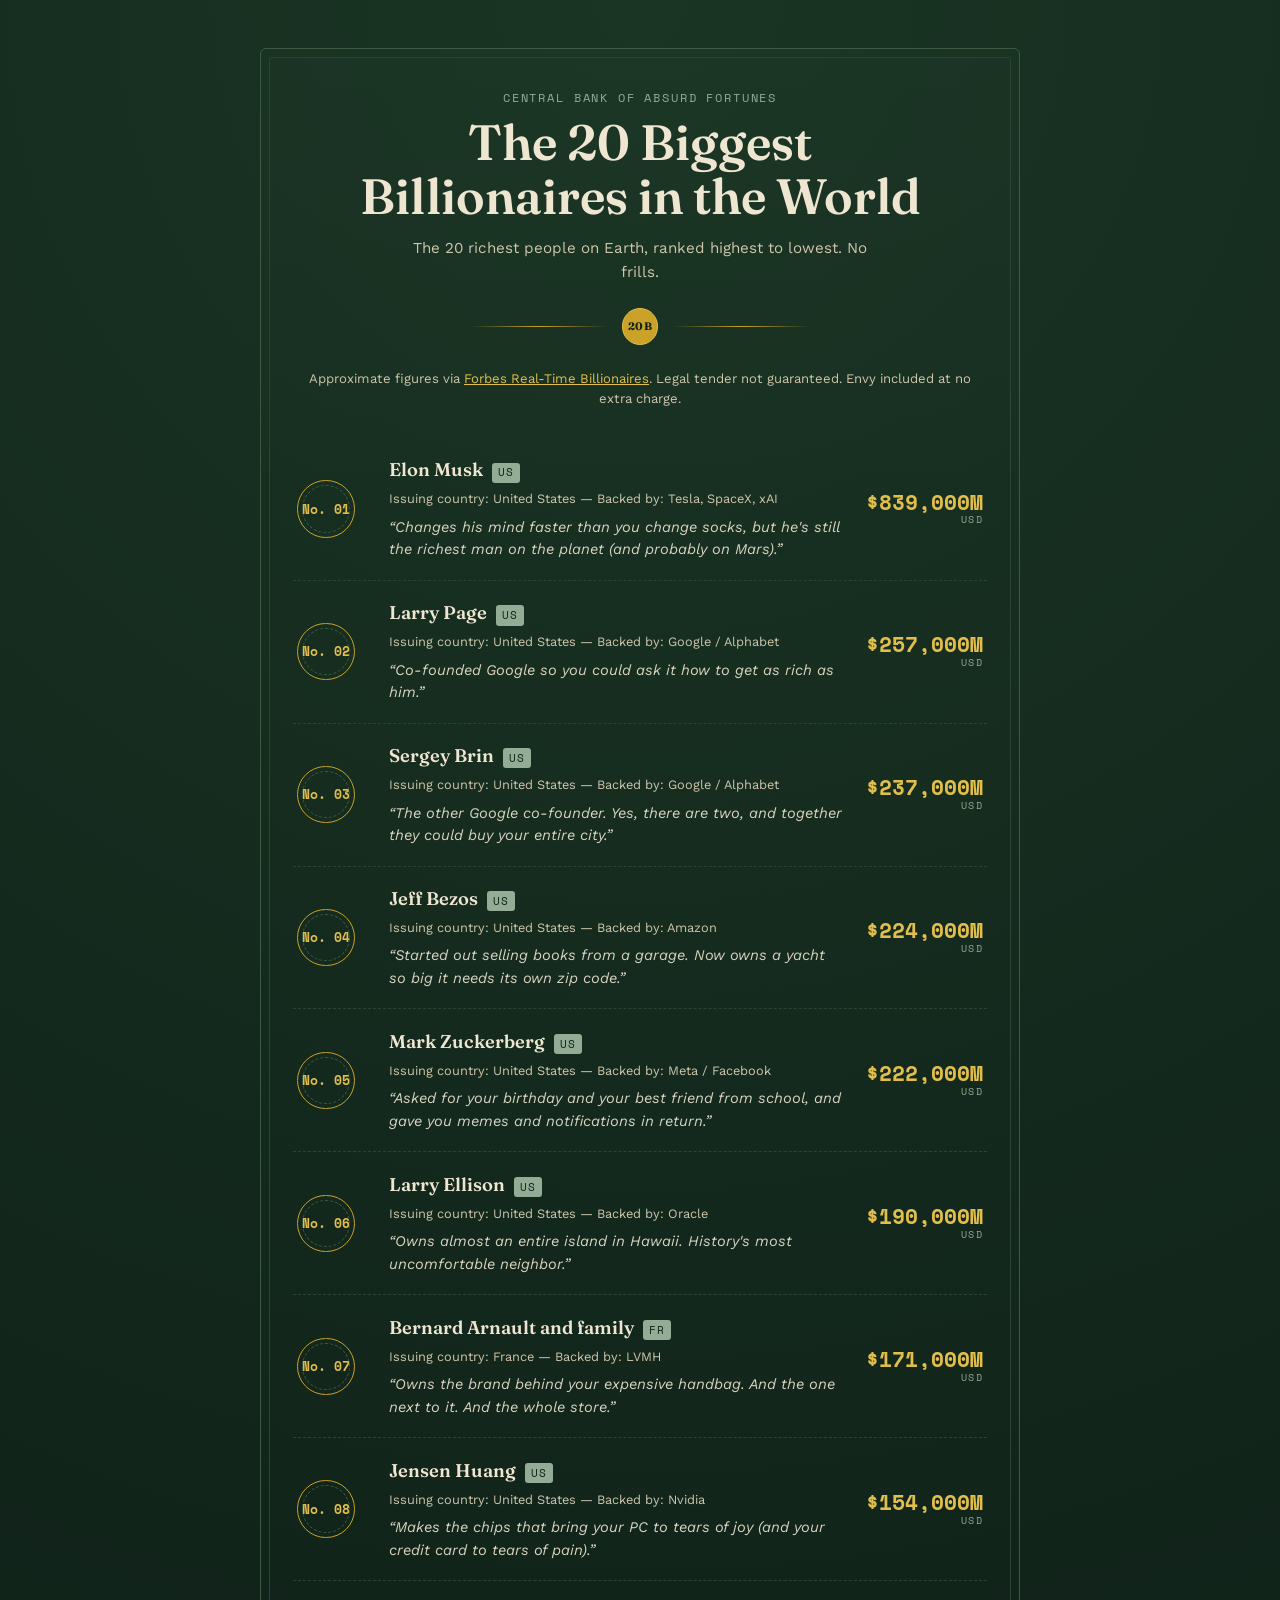
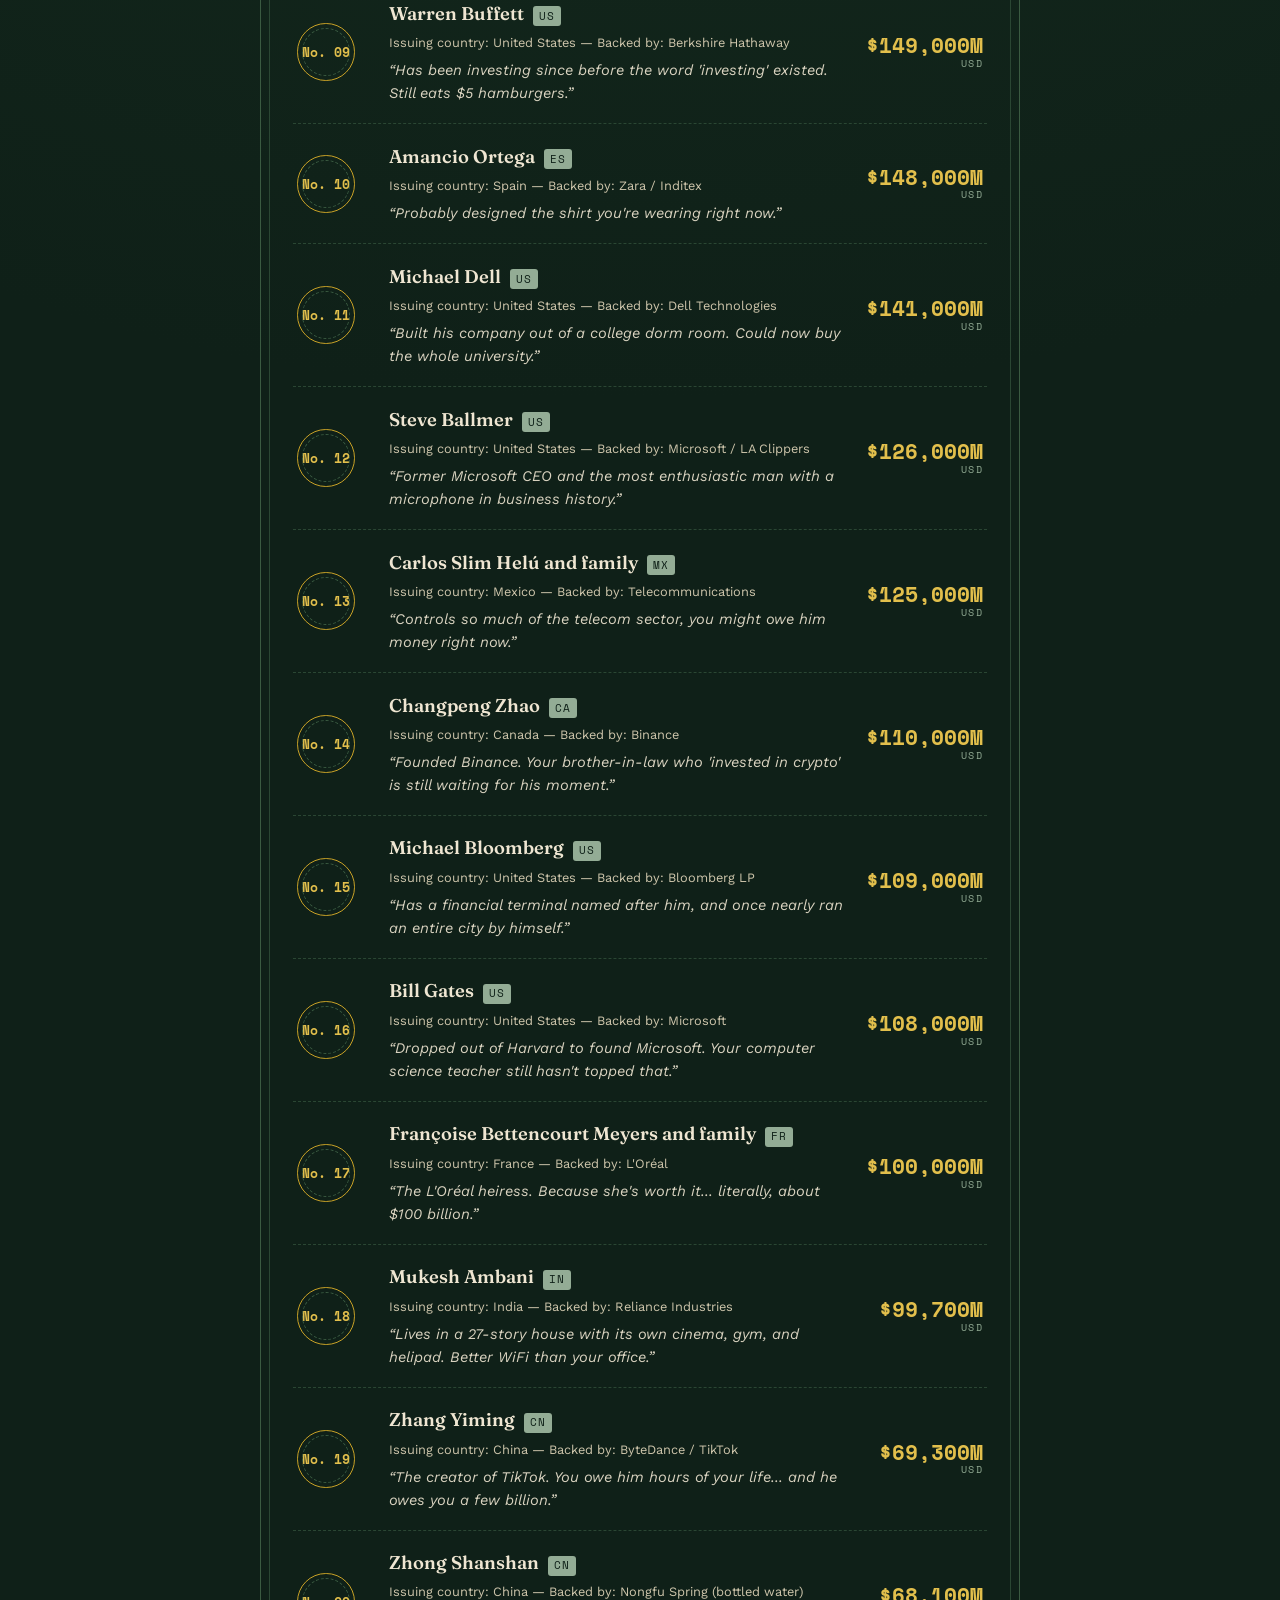
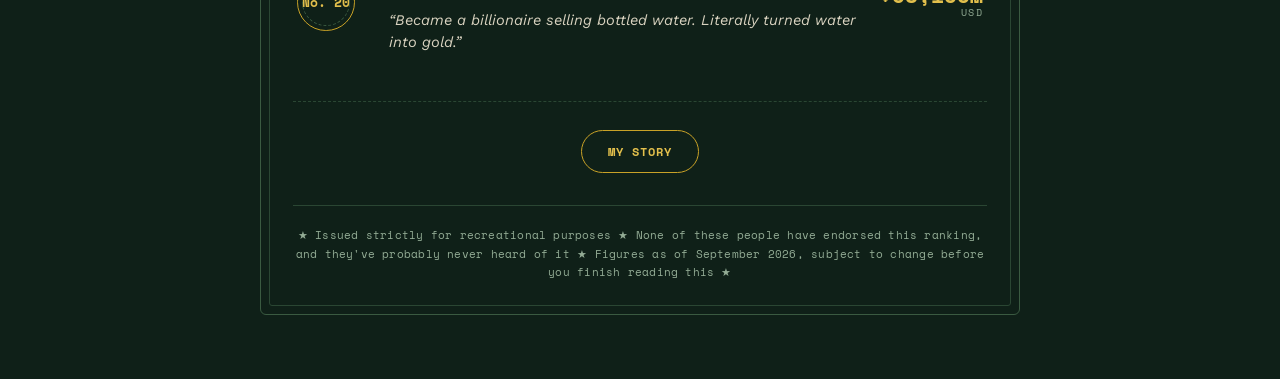
<file: index.html>
<!DOCTYPE html>
<html lang="en">
<head>
  <meta charset="UTF-8">
  <meta name="viewport" content="width=device-width, initial-scale=1.0">
  <title>The 20 Biggest Billionaires in the World</title>
  <link rel="preconnect" href="https://fonts.googleapis.com">
  <link rel="preconnect" href="https://fonts.gstatic.com" crossorigin>
  <link href="https://fonts.googleapis.com/css2?family=Fraunces:ital,opsz,wght@0,9..144,500;0,9..144,600;0,9..144,700;1,9..144,500&family=Space+Mono:wght@400;700&family=Work+Sans:ital,wght@0,400;0,500;0,600;1,400&display=swap" rel="stylesheet">
  <link rel="stylesheet" href="assets/style.css">
</head>
<body>

  <div class="note-frame">

    <header class="masthead">
      <p class="eyebrow">Central Bank of Absurd Fortunes</p>
      <h1>The 20 Biggest<br>Billionaires in the World</h1>
      <p class="masthead-sub">The 20 richest people on Earth, ranked highest to lowest. No frills.</p>
      <div class="masthead-rule" aria-hidden="true">
        <span></span><span class="seal-mini">20B</span><span></span>
      </div>
      <p class="masthead-note">
        Approximate figures via <a href="https://www.forbes.com/real-time-billionaires/" target="_blank" rel="noopener">Forbes Real-Time Billionaires</a>.
        Legal tender not guaranteed. Envy included at no extra charge.
      </p>
    </header>

    <main>
      <ol class="ledger" id="ledger" aria-label="Ledger of the world's 20 largest fortunes"></ol>
    </main>

    <section class="annex">
      <a href="about.html" class="seal-button">My Story</a>
    </section>

    <footer class="fine-print">
      <p>
        ★ Issued strictly for recreational purposes ★ None of these people have endorsed this ranking,
        and they've probably never heard of it ★ Figures as of September 2026, subject to change before you finish reading this ★
      </p>
    </footer>

  </div>

  <script src="assets/data.js"></script>
  <script src="assets/script.js"></script>
</body>
</html>
</file>
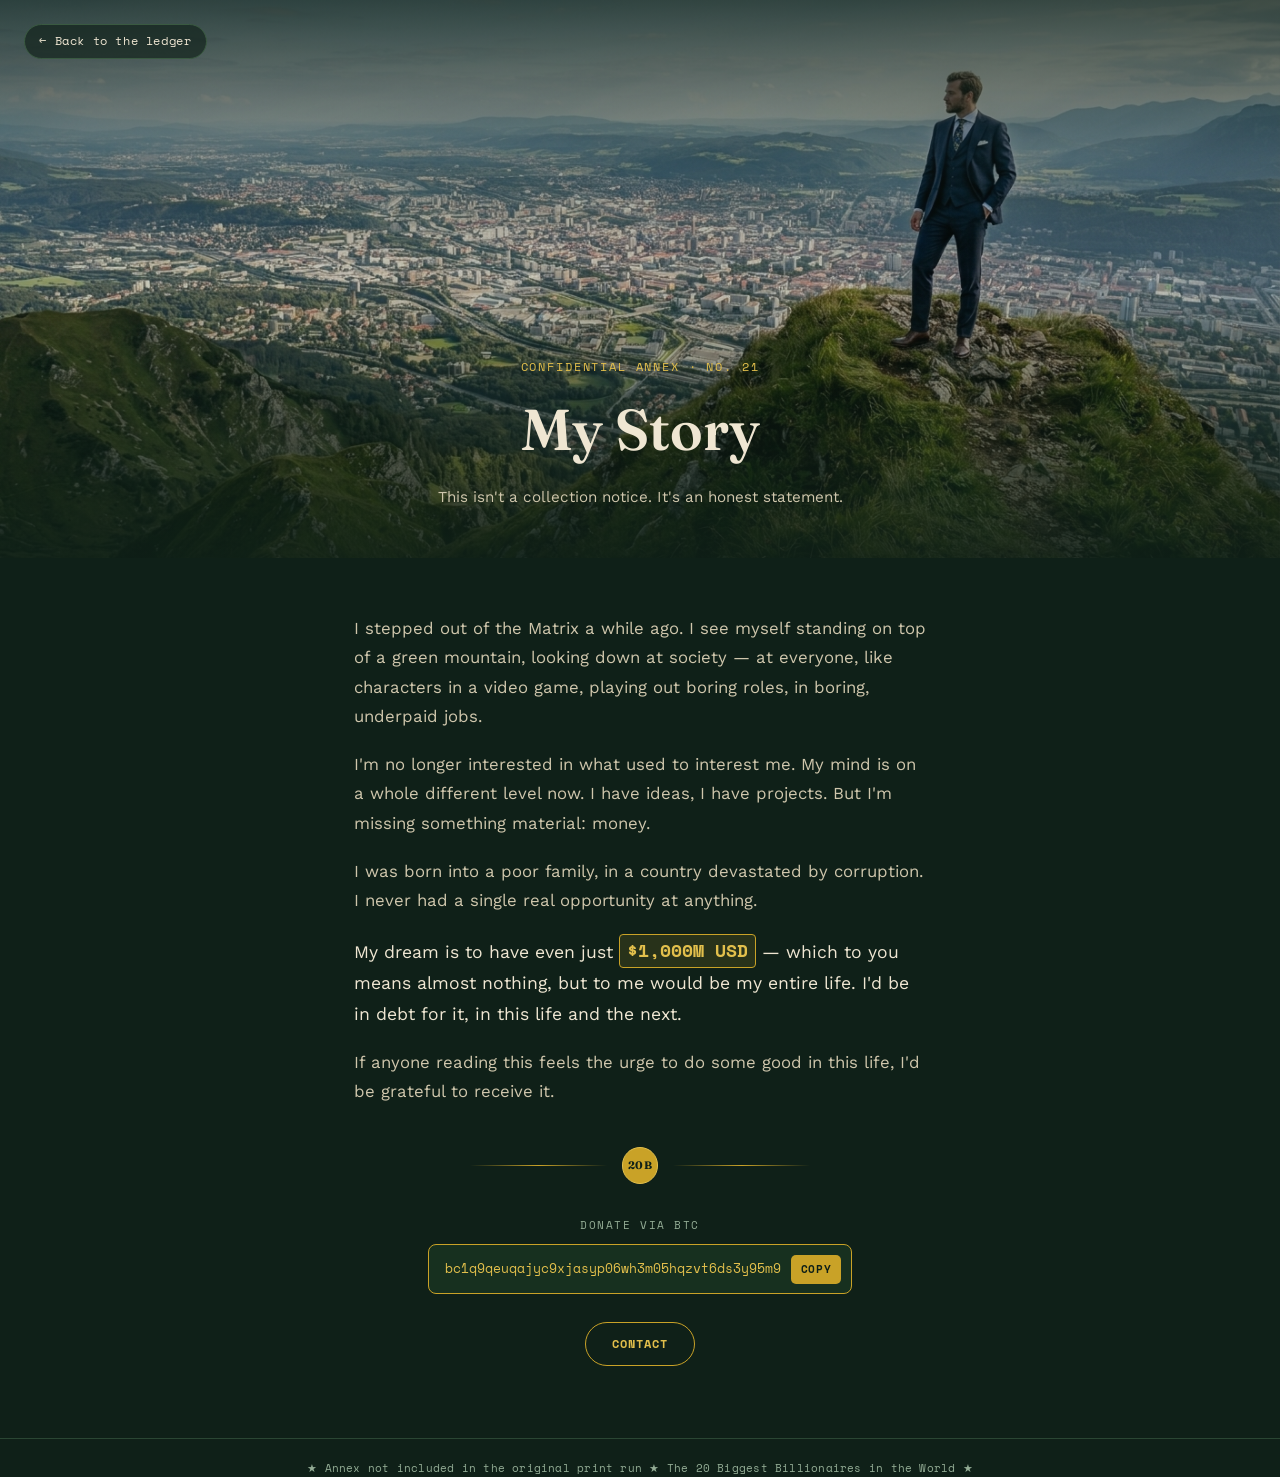
<file: about.html>
<!DOCTYPE html>
<html lang="en">
<head>
  <meta charset="UTF-8">
  <meta name="viewport" content="width=device-width, initial-scale=1.0">
  <title>My Story · The 20 Biggest Billionaires in the World</title>
  <link rel="preconnect" href="https://fonts.googleapis.com">
  <link rel="preconnect" href="https://fonts.gstatic.com" crossorigin>
  <link href="https://fonts.googleapis.com/css2?family=Fraunces:ital,opsz,wght@0,9..144,500;0,9..144,600;0,9..144,700;1,9..144,500&family=Space+Mono:wght@400;700&family=Work+Sans:ital,wght@0,400;0,500;0,600;1,400&display=swap" rel="stylesheet">
  <link rel="stylesheet" href="assets/style.css">
  <link rel="stylesheet" href="assets/about.css">
</head>
<body class="about-page">

  <section class="about-hero">
    <img class="about-hero-img" src="assets/about-bg.jpg" alt="Man in a suit looking out over a city from a mountaintop">
    <div class="about-hero-overlay" aria-hidden="true"></div>
    <a href="index.html" class="back-link">← Back to the ledger</a>
    <div class="about-hero-content">
      <p class="eyebrow">Confidential Annex · No. 21</p>
      <h1>My Story</h1>
      <p class="about-hero-sub">This isn't a collection notice. It's an honest statement.</p>
    </div>
  </section>

  <main class="about-content">
    <div class="testimony">
      <p>
        I stepped out of the Matrix a while ago. I see myself standing on top of a green mountain,
        looking down at society — at everyone, like characters in a video game, playing out boring
        roles, in boring, underpaid jobs.
      </p>
      <p>
        I'm no longer interested in what used to interest me. My mind is on a whole different level
        now. I have ideas, I have projects. But I'm missing something material: money.
      </p>
      <p>
        I was born into a poor family, in a country devastated by corruption.
        I never had a single real opportunity at anything.
      </p>
      <p class="ask">
        My dream is to have even just <span class="ask-amount">$1,000M USD</span> —
        which to you means almost nothing, but to me would be my entire life.
        I'd be in debt for it, in this life and the next.
      </p>
      <p>
        If anyone reading this feels the urge to do some good in this life,
        I'd be grateful to receive it.
      </p>
    </div>

    <div class="masthead-rule" aria-hidden="true">
      <span></span><span class="seal-mini">20B</span><span></span>
    </div>

    <div class="donate">
      <p class="donate-label">Donate via BTC</p>
      <div class="donate-box">
        <code id="btcAddress">bc1q9qeuqajyc9xjasyp06wh3m05hqzvt6ds3y95m9</code>
        <button type="button" id="copyBtcBtn" class="copy-btn">Copy</button>
      </div>
    </div>

    <div class="contact">
      <a href="mailto:thisgate777@gmail.com" class="seal-button">Contact</a>
    </div>
  </main>

  <footer class="fine-print">
    <p>★ Annex not included in the original print run ★ The 20 Biggest Billionaires in the World ★</p>
  </footer>

  <script src="assets/about.js"></script>
</body>
</html>
</file>
<file: assets/style.css>
:root {
  --vault: #0f2018;
  --vault-panel: #17301f;
  --vault-panel-2: #1c3824;
  --line: #3a5a41;
  --line-soft: #2a4633;
  --brass: #c9a227;
  --brass-bright: #e2bf4c;
  --parchment: #efe6d2;
  --parchment-dim: #cfc6ac;
  --sage: #93ac95;

  --display: "Fraunces", "Iowan Old Style", Georgia, serif;
  --mono: "Space Mono", "SFMono-Regular", Consolas, monospace;
  --sans: "Work Sans", -apple-system, "Segoe UI", Roboto, sans-serif;
}

* {
  box-sizing: border-box;
}

html, body {
  margin: 0;
  padding: 0;
}

body {
  background: var(--vault);
  color: var(--parchment);
  font-family: var(--sans);
  line-height: 1.55;
  padding: 3rem 1.25rem 4rem;
  background-image:
    radial-gradient(circle at 50% 0%, #1a3524 0%, var(--vault) 55%),
    repeating-linear-gradient(115deg, #ffffff05 0px, #ffffff05 1px, transparent 1px, transparent 10px);
}

a {
  color: var(--brass-bright);
}

.note-frame {
  max-width: 760px;
  margin: 0 auto;
  border: 1px solid var(--line);
  border-radius: 6px;
  padding: 2.5rem 2rem 2rem;
  position: relative;
  background: linear-gradient(180deg, #ffffff03, transparent 15%);
}

.note-frame::before {
  content: "";
  position: absolute;
  inset: 8px;
  border: 1px solid var(--line-soft);
  border-radius: 3px;
  pointer-events: none;
}

/* ---------- Masthead ---------- */

.masthead {
  text-align: center;
  padding-bottom: 1.75rem;
}

.eyebrow {
  margin: 0 0 0.6rem;
  font-family: var(--mono);
  font-size: 0.72rem;
  letter-spacing: 0.16em;
  text-transform: uppercase;
  color: var(--sage);
}

.masthead h1 {
  font-family: var(--display);
  font-weight: 600;
  font-size: clamp(2.1rem, 6vw, 3.1rem);
  line-height: 1.08;
  margin: 0 0 0.85rem;
  text-wrap: balance;
  color: var(--parchment);
}

.masthead-sub {
  margin: 0 auto;
  max-width: 480px;
  font-size: 0.95rem;
  color: var(--parchment-dim);
}

.masthead-rule {
  display: flex;
  align-items: center;
  gap: 0.9rem;
  max-width: 340px;
  margin: 1.5rem auto;
}

.masthead-rule span:not(.seal-mini) {
  flex: 1;
  height: 1px;
  background: linear-gradient(90deg, transparent, var(--brass), transparent);
}

.seal-mini {
  font-family: var(--display);
  font-weight: 700;
  font-size: 0.68rem;
  letter-spacing: 0.01em;
  color: var(--vault);
  background: var(--brass);
  width: 2.3rem;
  height: 2.3rem;
  border-radius: 50%;
  display: flex;
  align-items: center;
  justify-content: center;
  border: 1px solid var(--brass-bright);
}

.masthead-note {
  margin: 0;
  font-size: 0.82rem;
  color: var(--parchment-dim);
}

/* ---------- Ledger ---------- */

.ledger {
  list-style: none;
  margin: 0;
  padding: 0;
  display: flex;
  flex-direction: column;
}

.note {
  display: grid;
  grid-template-columns: 4.5rem 1fr auto;
  align-items: center;
  gap: 1.25rem;
  padding: 1.15rem 0.25rem;
  border-top: 1px dashed var(--line-soft);
  opacity: 0;
  transform: translateY(8px);
  animation: settle 0.45s ease forwards;
  animation-delay: calc(var(--i) * 0.035s);
}

.note:first-child {
  border-top: none;
}

@keyframes settle {
  to {
    opacity: 1;
    transform: translateY(0);
  }
}

.note-seal {
  width: 3.6rem;
  height: 3.6rem;
  border: 1px solid var(--brass);
  border-radius: 50%;
  display: flex;
  align-items: center;
  justify-content: center;
  position: relative;
}

.note-seal::before {
  content: "";
  position: absolute;
  inset: 4px;
  border: 1px dashed var(--line);
  border-radius: 50%;
}

.serial {
  font-family: var(--mono);
  font-weight: 700;
  font-size: 0.82rem;
  color: var(--brass-bright);
  font-variant-numeric: tabular-nums;
}

.note-heading {
  display: flex;
  align-items: baseline;
  gap: 0.55rem;
  flex-wrap: wrap;
}

.note-heading h2 {
  font-family: var(--display);
  font-weight: 600;
  font-size: 1.15rem;
  margin: 0;
  color: var(--parchment);
}

.issuer {
  font-family: var(--mono);
  font-size: 0.68rem;
  letter-spacing: 0.05em;
  color: var(--vault);
  background: var(--sage);
  padding: 0.1rem 0.4rem;
  border-radius: 3px;
  cursor: default;
}

.note-source {
  margin: 0.3rem 0 0.4rem;
  font-size: 0.8rem;
  color: var(--parchment-dim);
}

.note-memo {
  margin: 0;
  font-size: 0.92rem;
  font-style: italic;
  color: var(--parchment);
  opacity: 0.9;
}

.note-denom {
  display: flex;
  flex-direction: column;
  align-items: flex-end;
  line-height: 1.1;
}

.denom-value {
  font-family: var(--mono);
  font-weight: 700;
  font-size: 1.3rem;
  color: var(--brass-bright);
  font-variant-numeric: tabular-nums;
  white-space: nowrap;
}

.denom-currency {
  font-family: var(--mono);
  font-size: 0.65rem;
  letter-spacing: 0.12em;
  color: var(--sage);
}

/* ---------- Annex (about me) ---------- */

.annex {
  margin-top: 1.75rem;
  padding-top: 1.75rem;
  border-top: 1px dashed var(--line-soft);
  display: flex;
  flex-direction: column;
  align-items: center;
  gap: 1.25rem;
}

.seal-button {
  display: inline-block;
  font-family: var(--mono);
  font-size: 0.78rem;
  font-weight: 700;
  letter-spacing: 0.08em;
  text-transform: uppercase;
  text-decoration: none;
  color: var(--brass-bright);
  background: transparent;
  border: 1px solid var(--brass);
  border-radius: 999px;
  padding: 0.7rem 1.6rem;
  cursor: pointer;
  transition: background 0.2s ease, color 0.2s ease;
}

.seal-button:hover,
.seal-button:focus-visible {
  background: var(--brass);
  color: var(--vault);
}

.seal-button:focus-visible {
  outline: 2px solid var(--parchment);
  outline-offset: 3px;
}

/* ---------- Footer ---------- */

.fine-print {
  margin-top: 2rem;
  padding-top: 1.25rem;
  border-top: 1px solid var(--line-soft);
  text-align: center;
}

.fine-print p {
  margin: 0;
  font-family: var(--mono);
  font-size: 0.68rem;
  letter-spacing: 0.02em;
  color: var(--sage);
  line-height: 1.7;
}

/* ---------- Responsive ---------- */

@media (max-width: 560px) {
  .note-frame {
    padding: 1.75rem 1.1rem 1.5rem;
  }

  .note {
    grid-template-columns: 3.2rem 1fr;
    grid-template-areas:
      "seal heading"
      "seal source"
      "seal memo"
      "denom denom";
  }

  .note-seal { grid-area: seal; width: 2.9rem; height: 2.9rem; align-self: start; }
  .note-heading { grid-area: heading; }
  .note-source { grid-area: source; }
  .note-memo { grid-area: memo; }
  .note-denom {
    grid-area: denom;
    flex-direction: row;
    justify-content: flex-start;
    align-items: baseline;
    gap: 0.4rem;
    margin-top: 0.6rem;
    padding-top: 0.6rem;
    border-top: 1px dashed var(--line-soft);
  }
}

@media (prefers-reduced-motion: reduce) {
  .note {
    animation: none;
    opacity: 1;
    transform: none;
  }
}
</file>
<file: assets/about.css>
/* Page-specific styles for about.html — reuses the tokens/fonts from style.css */

body.about-page {
  padding: 0;
  background-image: none;
}

.about-hero {
  position: relative;
  min-height: 62vh;
  display: flex;
  align-items: flex-end;
  overflow: hidden;
}

.about-hero-img {
  position: absolute;
  inset: 0;
  width: 100%;
  height: 100%;
  object-fit: cover;
  object-position: center 30%;
}

.about-hero-overlay {
  position: absolute;
  inset: 0;
  background:
    linear-gradient(180deg, #0f2018cc 0%, #0f201866 28%, #0f201833 50%, #0f2018e6 100%);
}

.back-link {
  position: absolute;
  top: 1.5rem;
  left: 1.5rem;
  z-index: 2;
  font-family: var(--mono);
  font-size: 0.75rem;
  letter-spacing: 0.05em;
  color: var(--parchment);
  text-decoration: none;
  background: #0f2018aa;
  border: 1px solid var(--line);
  border-radius: 999px;
  padding: 0.45rem 0.9rem;
}

.back-link:hover {
  border-color: var(--brass);
  color: var(--brass-bright);
}

.about-hero-content {
  position: relative;
  z-index: 1;
  width: 100%;
  max-width: 760px;
  margin: 0 auto;
  padding: 0 1.5rem 3rem;
  text-align: center;
}

.about-hero-content .eyebrow {
  color: var(--brass-bright);
}

.about-hero-content h1 {
  font-family: var(--display);
  font-weight: 600;
  font-size: clamp(2.4rem, 7vw, 3.6rem);
  margin: 0.5rem 0 0.75rem;
  color: var(--parchment);
  text-wrap: balance;
}

.about-hero-sub {
  margin: 0;
  font-size: 0.95rem;
  color: var(--parchment-dim);
}

.about-content {
  max-width: 620px;
  margin: 0 auto;
  padding: 3.5rem 1.5rem 2.5rem;
}

.testimony {
  display: flex;
  flex-direction: column;
  gap: 1.15rem;
}

.testimony p {
  margin: 0;
  font-size: 1.05rem;
  line-height: 1.75;
  color: var(--parchment-dim);
}

.testimony .ask {
  color: var(--parchment);
  font-size: 1.1rem;
}

.ask-amount {
  display: inline-block;
  font-family: var(--mono);
  font-weight: 700;
  color: var(--brass-bright);
  background: #c9a22722;
  border: 1px solid var(--brass);
  border-radius: 4px;
  padding: 0.05rem 0.45rem;
  font-variant-numeric: tabular-nums;
  white-space: nowrap;
}

.about-content .masthead-rule {
  margin-top: 2.5rem;
}

.donate {
  margin-top: 2rem;
  text-align: center;
}

.donate-label {
  margin: 0 0 0.7rem;
  font-family: var(--mono);
  font-size: 0.7rem;
  letter-spacing: 0.14em;
  text-transform: uppercase;
  color: var(--sage);
}

.donate-box {
  display: inline-flex;
  align-items: center;
  gap: 0.6rem;
  max-width: 100%;
  background: var(--vault-panel);
  border: 1px solid var(--brass);
  border-radius: 8px;
  padding: 0.6rem 0.6rem 0.6rem 1rem;
}

.donate-box code {
  font-family: var(--mono);
  font-size: 0.8rem;
  color: var(--brass-bright);
  overflow-wrap: anywhere;
  text-align: left;
}

.copy-btn {
  flex-shrink: 0;
  font-family: var(--mono);
  font-size: 0.68rem;
  font-weight: 700;
  letter-spacing: 0.05em;
  text-transform: uppercase;
  color: var(--vault);
  background: var(--brass);
  border: none;
  border-radius: 5px;
  padding: 0.4rem 0.65rem;
  cursor: pointer;
  transition: background 0.2s ease;
}

.copy-btn:hover {
  background: var(--brass-bright);
}

.copy-btn:disabled {
  cursor: default;
  opacity: 0.85;
}

@media (max-width: 480px) {
  .donate-box {
    flex-direction: column;
    align-items: stretch;
    text-align: center;
    padding: 0.9rem;
  }
}

.contact {
  margin-top: 1.75rem;
  text-align: center;
}
</file>
